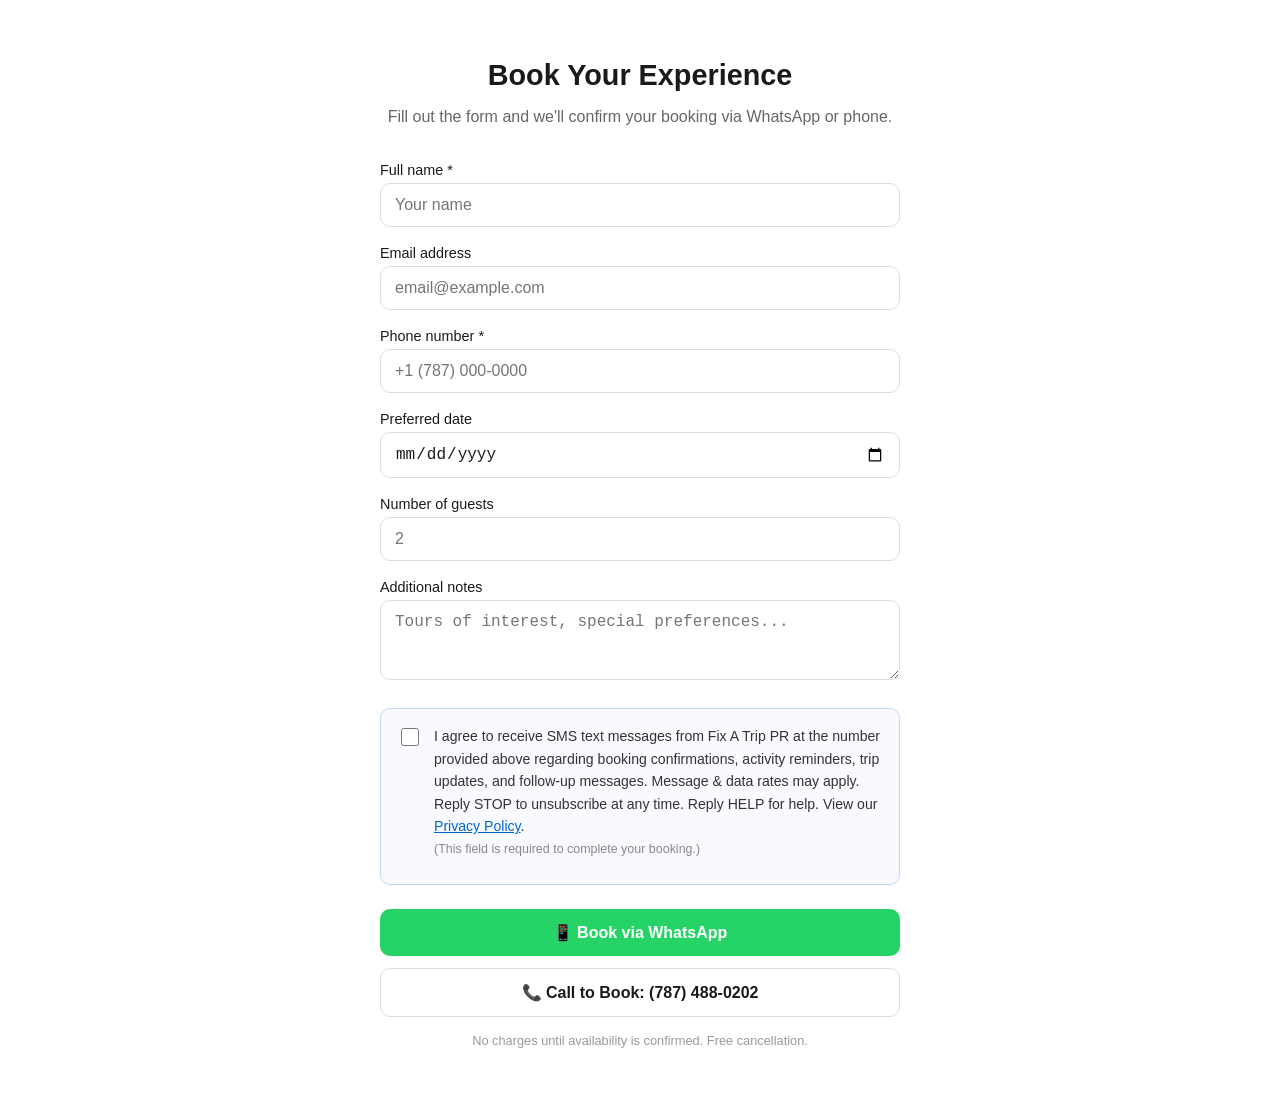
<file: public/booking.html>
<!DOCTYPE html>
<html lang="en">
<head>
  <meta charset="UTF-8" />
  <meta name="viewport" content="width=device-width, initial-scale=1.0" />
  <title>Book Your Experience | Fix A Trip Puerto Rico</title>
  <style>
    * { box-sizing: border-box; }
    body { font-family: -apple-system, BlinkMacSystemFont, 'Segoe UI', sans-serif; max-width: 560px; margin: 0 auto; padding: 40px 20px; color: #1a1a1a; background: #fff; }
    h1 { font-size: 1.8rem; font-weight: 700; text-align: center; margin-bottom: 8px; }
    .subtitle { text-align: center; color: #666; margin-bottom: 36px; }
    label { display: block; font-weight: 500; font-size: 0.9rem; margin-bottom: 5px; margin-top: 18px; }
    input, textarea, select { width: 100%; padding: 12px 14px; border: 1px solid #ddd; border-radius: 10px; font-size: 1rem; color: #1a1a1a; outline: none; transition: border 0.2s; }
    input:focus, textarea:focus { border-color: #0066cc; }
    textarea { min-height: 80px; resize: vertical; }
    .consent-box { background: #f8faff; border: 1px solid #c0d8f5; border-radius: 10px; padding: 16px; margin-top: 24px; display: flex; align-items: flex-start; gap: 12px; }
    .consent-box input[type="checkbox"] { width: 18px; height: 18px; min-width: 18px; margin-top: 3px; cursor: pointer; accent-color: #0066cc; }
    .consent-text { font-size: 0.88rem; line-height: 1.6; color: #333; }
    .consent-text a { color: #0066cc; }
    .consent-required { font-size: 0.78rem; color: #888; margin-top: 4px; }
    .btn { display: flex; align-items: center; justify-content: center; gap: 8px; width: 100%; padding: 14px; border-radius: 10px; font-size: 1rem; font-weight: 600; cursor: pointer; border: none; margin-top: 12px; text-decoration: none; }
    .btn-whatsapp { background: #25D366; color: white; }
    .btn-call { background: #fff; color: #1a1a1a; border: 1.5px solid #ddd; }
    .btn:hover { opacity: 0.9; }
    .note { text-align: center; font-size: 0.8rem; color: #999; margin-top: 16px; }
  </style>
</head>
<body>
  <h1>Book Your Experience</h1>
  <p class="subtitle">Fill out the form and we'll confirm your booking via WhatsApp or phone.</p>

  <form id="bookingForm" onsubmit="handleSubmit(event)">
    <label for="name">Full name *</label>
    <input type="text" id="name" name="name" placeholder="Your name" required />

    <label for="email">Email address</label>
    <input type="email" id="email" name="email" placeholder="email@example.com" />

    <label for="phone">Phone number *</label>
    <input type="tel" id="phone" name="phone" placeholder="+1 (787) 000-0000" required />

    <label for="date">Preferred date</label>
    <input type="date" id="date" name="date" min="" />

    <label for="guests">Number of guests</label>
    <input type="number" id="guests" name="guests" placeholder="2" min="1" />

    <label for="notes">Additional notes</label>
    <textarea id="notes" name="notes" placeholder="Tours of interest, special preferences..."></textarea>

    <!-- SMS Consent Checkbox — required for A2P 10DLC compliance -->
    <div class="consent-box">
      <input type="checkbox" id="sms-consent" name="sms-consent" />
      <div>
        <label for="sms-consent" class="consent-text" style="margin:0;font-weight:400;">
          I agree to receive SMS text messages from Fix A Trip PR at the number provided above regarding booking confirmations, activity reminders, trip updates, and follow-up messages. Message &amp; data rates may apply. Reply STOP to unsubscribe at any time. Reply HELP for help. View our <a href="/privacy-policy">Privacy Policy</a>.
        </label>
        <p class="consent-required">(This field is required to complete your booking.)</p>
      </div>
    </div>

    <button type="submit" class="btn btn-whatsapp" style="margin-top:24px;">
      📱 Book via WhatsApp
    </button>
  </form>

  <a href="tel:+17874880202" class="btn btn-call">📞 Call to Book: (787) 488-0202</a>

  <p class="note">No charges until availability is confirmed. Free cancellation.</p>

  <script>
    document.getElementById('date').min = new Date().toISOString().split('T')[0];

    function handleSubmit(e) {
      e.preventDefault();
      const consent = document.getElementById('sms-consent').checked;
      if (!consent) {
        alert('Please check the SMS consent box to proceed with your booking.');
        return;
      }
      const name = document.getElementById('name').value;
      const email = document.getElementById('email').value;
      const phone = document.getElementById('phone').value;
      const date = document.getElementById('date').value;
      const guests = document.getElementById('guests').value;
      const notes = document.getElementById('notes').value;
      const msg = encodeURIComponent(
        `Hello! I'd like to book an experience:\n\n` +
        `Name: ${name}\nEmail: ${email}\nPhone: ${phone}\n` +
        `Date: ${date || 'Not selected'}\nGuests: ${guests || 'Not specified'}\n` +
        `Notes: ${notes || 'None'}\n\nSMS Consent: Yes`
      );
      window.open(`https://wa.me/17874880202?text=${msg}`, '_blank');
    }
  </script>
</body>
</html>
</file>
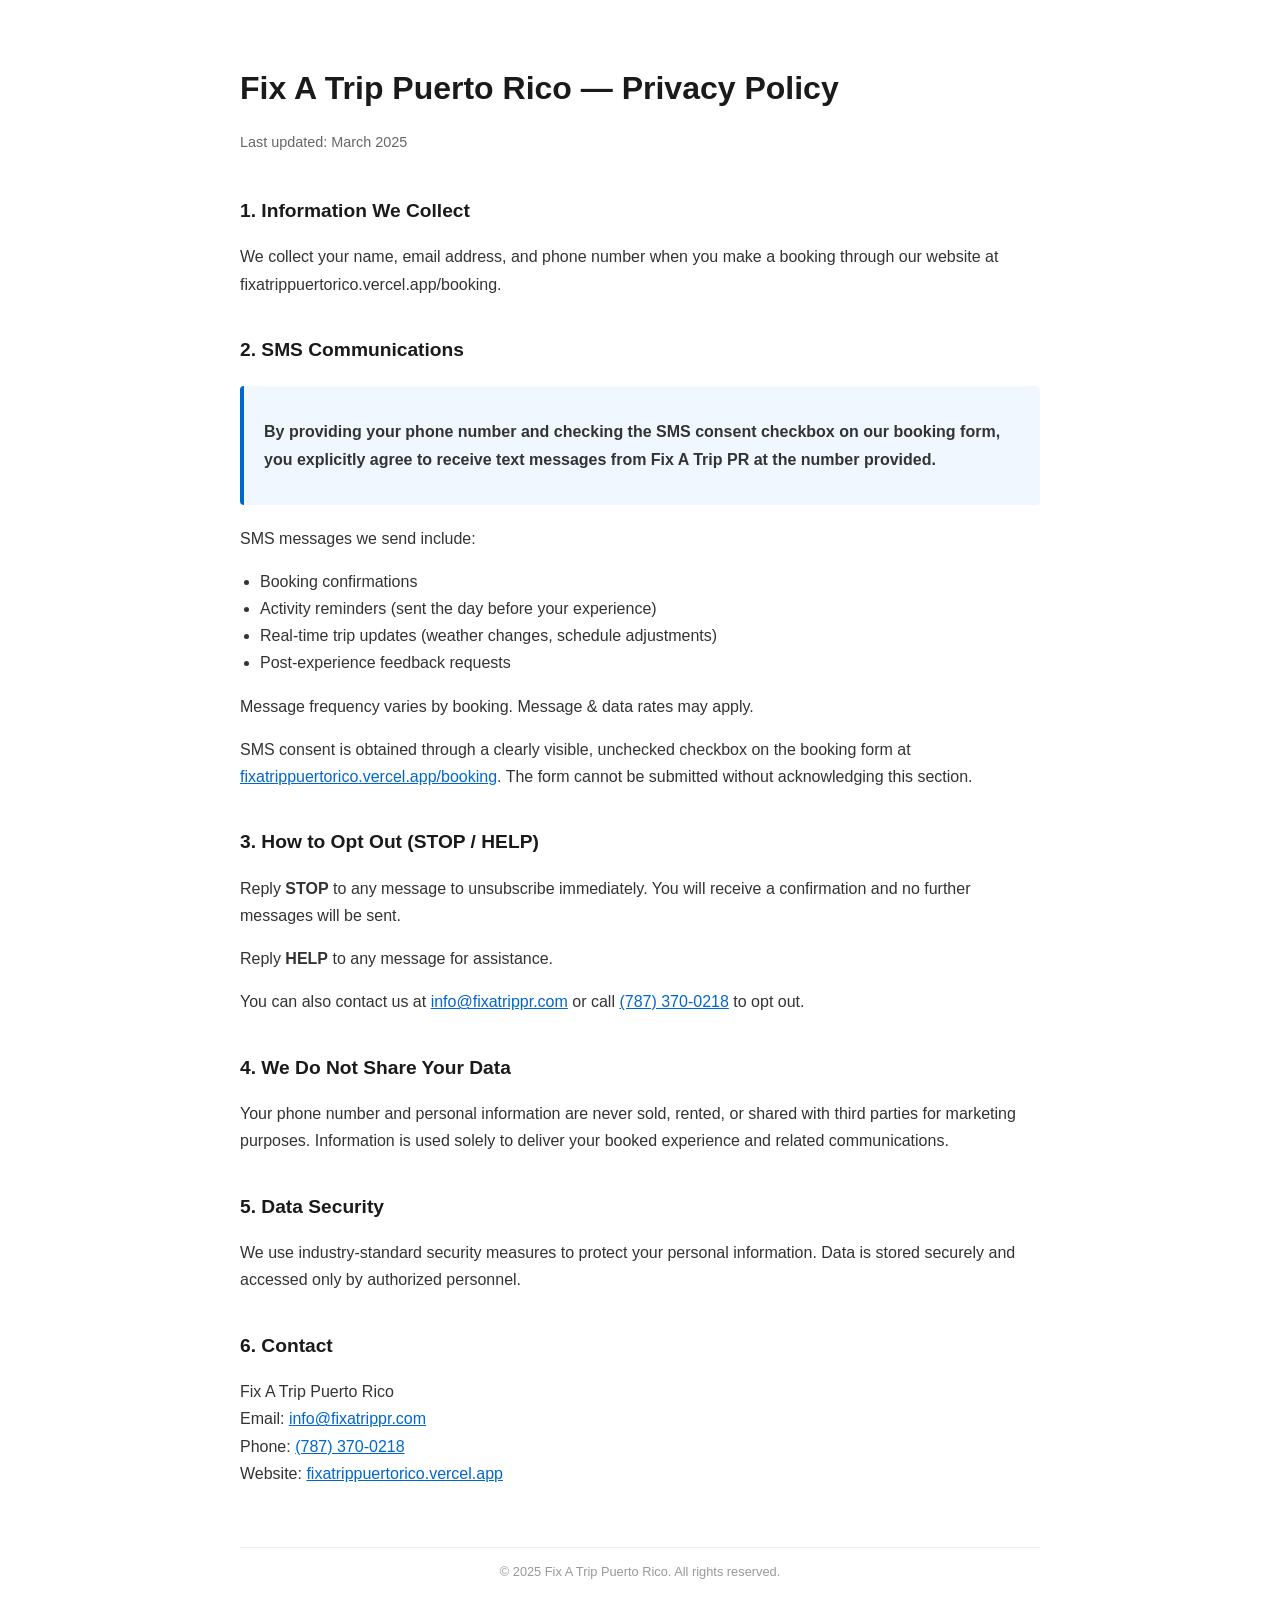
<file: public/privacy-policy.html>
<!DOCTYPE html>
<html lang="en">
<head>
  <meta charset="UTF-8" />
  <meta name="viewport" content="width=device-width, initial-scale=1.0" />
  <title>Privacy Policy | Fix A Trip Puerto Rico</title>
  <style>
    body { font-family: -apple-system, BlinkMacSystemFont, 'Segoe UI', sans-serif; max-width: 800px; margin: 0 auto; padding: 40px 20px; color: #1a1a1a; line-height: 1.7; }
    h1 { font-size: 2rem; font-weight: 700; margin-bottom: 8px; }
    h2 { font-size: 1.2rem; font-weight: 600; margin-top: 36px; margin-bottom: 8px; }
    p, li { color: #333; }
    ul { padding-left: 20px; }
    a { color: #0066cc; }
    .meta { color: #666; font-size: 0.9rem; margin-bottom: 40px; }
    .highlight { background: #f0f7ff; border-left: 4px solid #0066cc; padding: 16px 20px; border-radius: 4px; margin: 20px 0; }
  </style>
</head>
<body>
  <h1>Fix A Trip Puerto Rico — Privacy Policy</h1>
  <p class="meta">Last updated: March 2025</p>

  <h2>1. Information We Collect</h2>
  <p>We collect your name, email address, and phone number when you make a booking through our website at fixatrippuertorico.vercel.app/booking.</p>

  <h2>2. SMS Communications</h2>
  <div class="highlight">
    <p><strong>By providing your phone number and checking the SMS consent checkbox on our booking form, you explicitly agree to receive text messages from Fix A Trip PR at the number provided.</strong></p>
  </div>
  <p>SMS messages we send include:</p>
  <ul>
    <li>Booking confirmations</li>
    <li>Activity reminders (sent the day before your experience)</li>
    <li>Real-time trip updates (weather changes, schedule adjustments)</li>
    <li>Post-experience feedback requests</li>
  </ul>
  <p>Message frequency varies by booking. Message &amp; data rates may apply.</p>
  <p>SMS consent is obtained through a clearly visible, unchecked checkbox on the booking form at <a href="https://fixatrippuertorico.vercel.app/booking">fixatrippuertorico.vercel.app/booking</a>. The form cannot be submitted without acknowledging this section.</p>

  <h2>3. How to Opt Out (STOP / HELP)</h2>
  <p>Reply <strong>STOP</strong> to any message to unsubscribe immediately. You will receive a confirmation and no further messages will be sent.</p>
  <p>Reply <strong>HELP</strong> to any message for assistance.</p>
  <p>You can also contact us at <a href="mailto:info@fixatrippr.com">info@fixatrippr.com</a> or call <a href="tel:+17873700218">(787) 370-0218</a> to opt out.</p>

  <h2>4. We Do Not Share Your Data</h2>
  <p>Your phone number and personal information are never sold, rented, or shared with third parties for marketing purposes. Information is used solely to deliver your booked experience and related communications.</p>

  <h2>5. Data Security</h2>
  <p>We use industry-standard security measures to protect your personal information. Data is stored securely and accessed only by authorized personnel.</p>

  <h2>6. Contact</h2>
  <p>
    Fix A Trip Puerto Rico<br />
    Email: <a href="mailto:info@fixatrippr.com">info@fixatrippr.com</a><br />
    Phone: <a href="tel:+17873700218">(787) 370-0218</a><br />
    Website: <a href="https://fixatrippuertorico.vercel.app">fixatrippuertorico.vercel.app</a>
  </p>

  <hr style="margin-top:60px;border:none;border-top:1px solid #eee;" />
  <p style="font-size:0.8rem;color:#999;text-align:center;">© 2025 Fix A Trip Puerto Rico. All rights reserved.</p>
</body>
</html>
</file>
